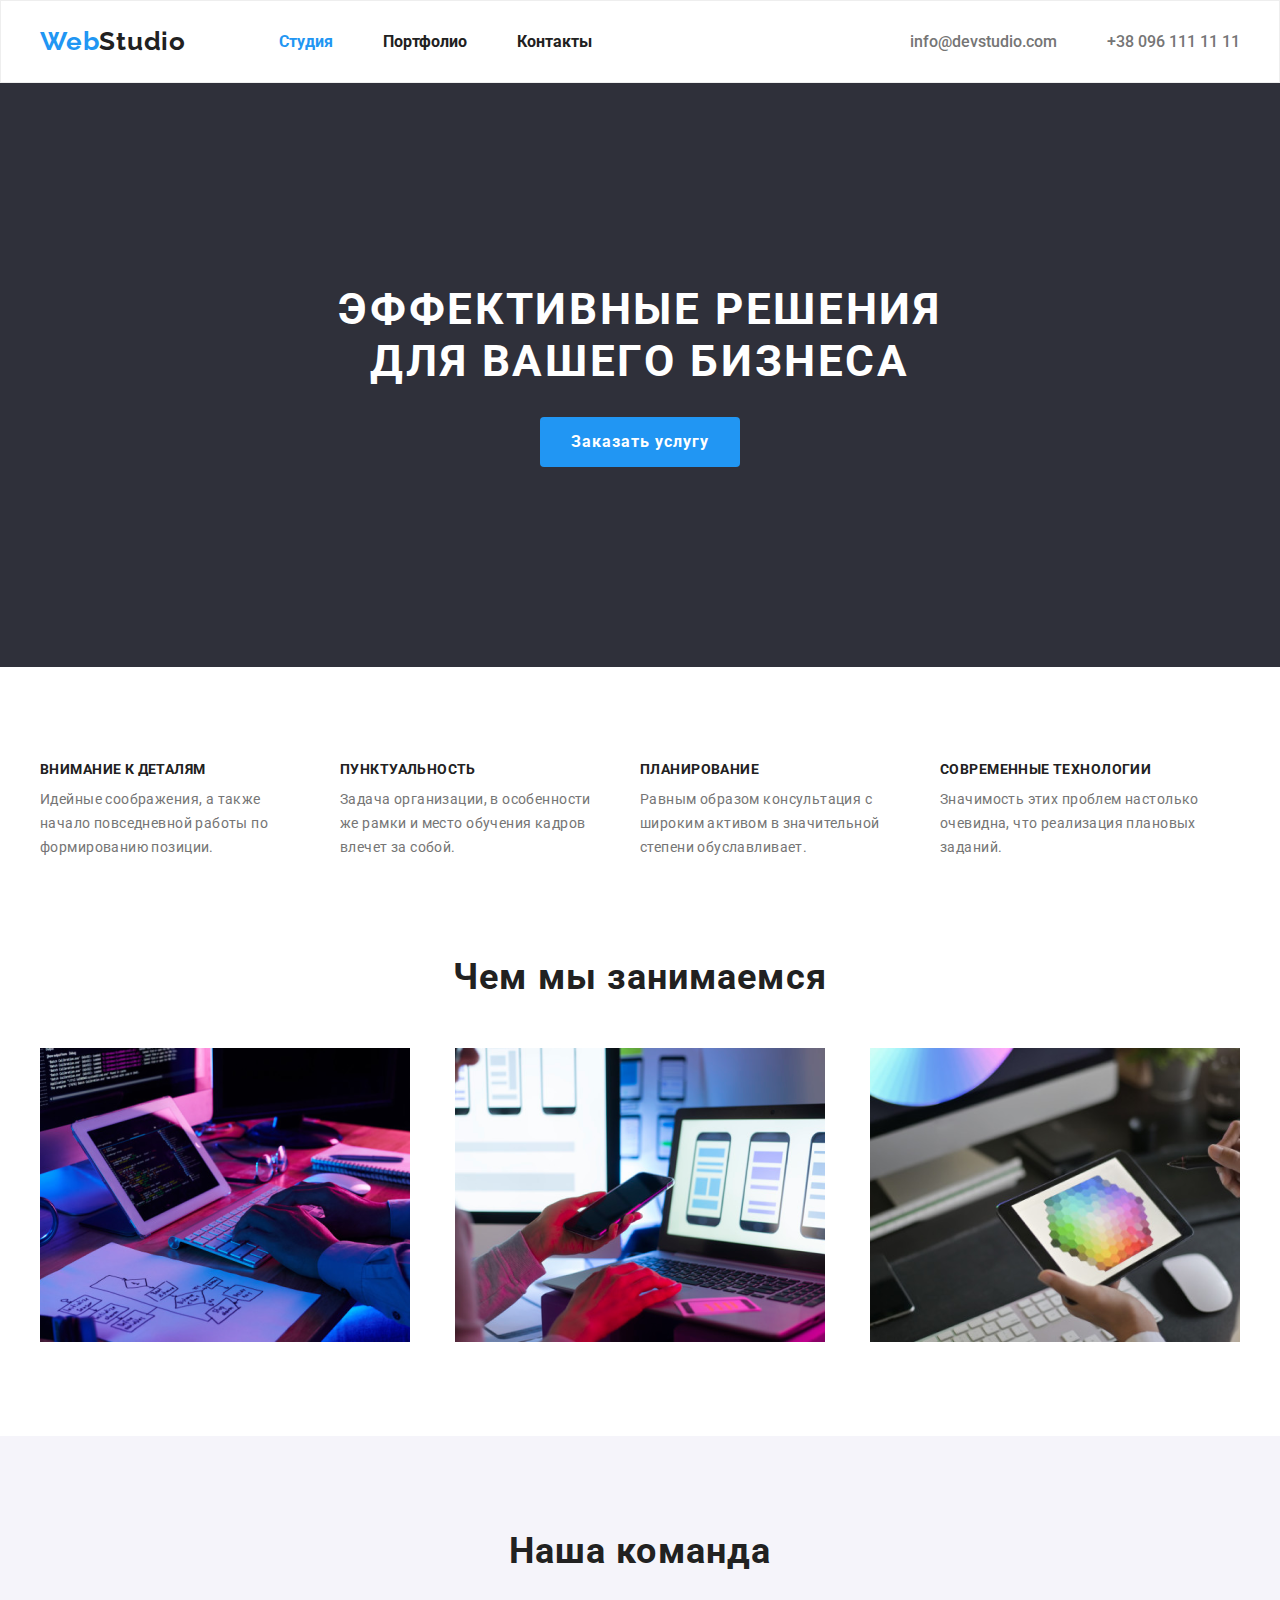
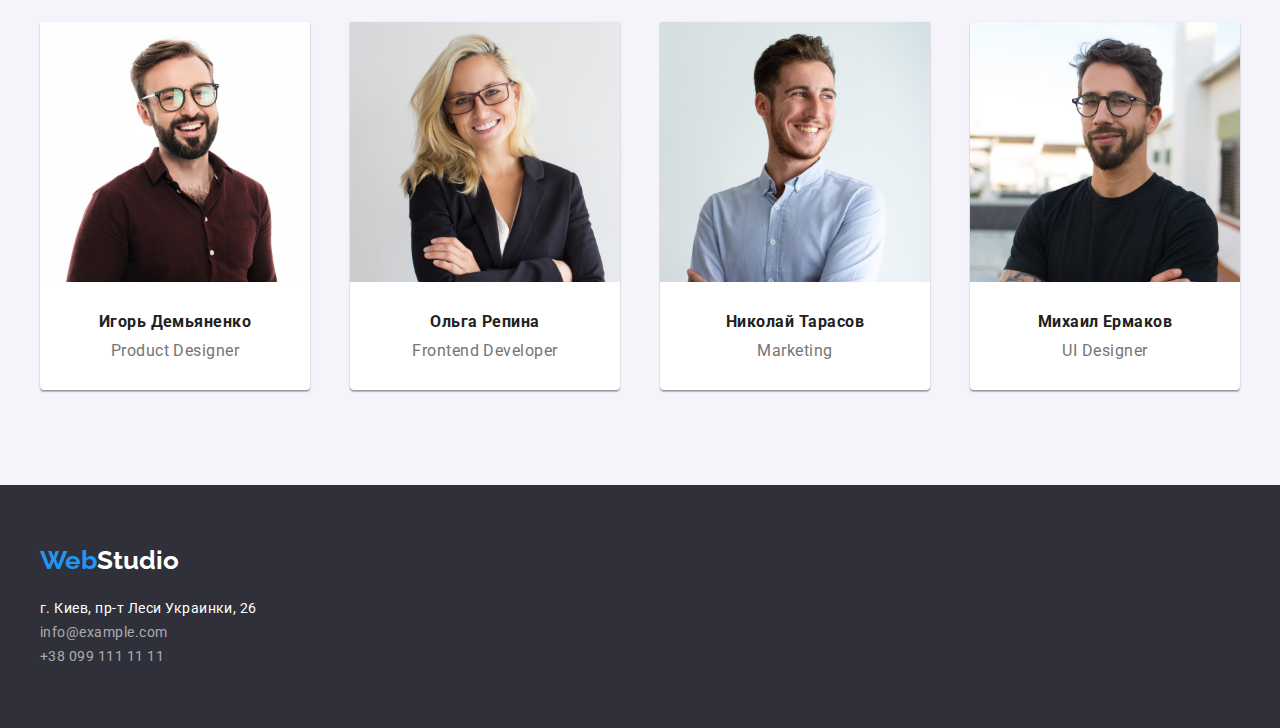
<file: index.html>
<!DOCTYPE html>
<html lang="en">
  <head>
    <meta charset="UTF-8" />
    <meta http-equiv="X-UA-Compatible" content="IE=edge" />
    <meta name="viewport" content="width=h, initial-scale=1.0" />
    <title>Document</title>
    <link rel="preconnect" href="https://fonts.googleapis.com">
    <link rel="preconnect" href="https://fonts.gstatic.com" crossorigin>
    <link href="https://fonts.googleapis.com/css2?family=Raleway:wght@700&family=Roboto:wght@400;500;700;900&display=swap" rel="stylesheet">
    
    <link rel="stylesheet" href="./css/style.css" />
  </head>
  <body>
    <header class="main-header">
      <div class="container container-nav">
        <nav class="header">
          <a href="" class="webstudio raleway black"><span class="blue raleway">Web</span>Studio</a>
          <ul class="ul-nav">
            <li>
              <a class="blue link studio" href="/">Студия<i class="far fa-hand-pointer"></i></a>
            </li>

            <li>
              <a class="link portfolio black" href="./portfolio.html">Портфолио</a>
            </li>

            <li><a class="link contacts black" href="/">Контакты</a></li>
          </ul>
        </nav>
        <ul class="mail-tel">
          <li><a class="link grey mail" href="mailto:info@devstudio.com">info@devstudio.com</a></li>
          <li><a class="tel link grey" href="tel:+380961111111">+38 096 111 11 11</a></li>
        </ul>
      </div>
    </header>

    <main>
      <section class="banner">
        <div class="container">
          <h1 class="banner-text">Эффективные решения для вашего бизнеса</h1>
          <button class="button" type="button">
            <span class="text-button">Заказать услугу</span>
          </button>
        </div>
      </section>

      <section class="main-quality">
        <div class="container">
          <ul class="quality">
            <li class="quality-box">
              <h3 class="quality-name">Внимание к деталям</h3>
              <p class="quality-text">
                Идейные соображения, а также начало повседневной работы по
                формированию позиции.
              </p>
            </li>

            <li class="quality-box">
              <h3 class="quality-name">Пунктуальность</h3>
              <p class="quality-text">
                Задача организации, в особенности же рамки и место обучения кадров
                влечет за собой.
              </p>
            </li>

            <li class="quality-box">
              <h3 class="quality-name">Планирование</h3>
              <p class="quality-text">
                Равным образом консультация с широким активом в значительной
                степени обуславливает.
              </p>
            </li>

            <li class="quality-box">
              <h3 class="quality-name">Современные технологии</h3>
              <p class="quality-text">
                Значимость этих проблем настолько очевидна, что реализация
                плановых заданий.
              </p>
            </li>
          </ul>
        </div>
      </section>

      <section class="doing">
        <div class="container">
          <h2 class="doing-text">Чем мы занимаемся</h2>
          <ul class="doing-pic">
            <li class="doing-img">
              <img src="img/box1.png" alt="img" width="370" />
            </li>

            <li class="doing-img">
              <img src="img/box2.png" alt="img" width="370" />
            </li>
            
            <li class="doing-img">
              <img src="img/box3.png" alt="img" width="370" />
            </li>
          </ul>
        </div>
      </section>

      <section class="team">
        <div class="container">
          <h2 class="our-team">Наша команда</h2>
          <ul class="team-container">
            <li class="box-team">
              <img src="img/img.jpg" alt="img" width="270" />
              <h3 class="name-team">Игорь Демьяненко</h3>
              <p class="profession-team">Product Designer</p>
            </li>

            <li class="box-team">
              <img src="img/img1.jpg" alt="img" width="270" />
              <h3 class="name-team">Ольга Репина</h3>
              <p class="profession-team">Frontend Developer</p>
            </li>

            <li class="box-team">
              <img src="img/img2.jpg" alt="img" width="270" />
              <h3 class="name-team">Николай Тарасов</h3>
              <p class="profession-team">Marketing</p>
            </li>

            <li class="box-team">
              <img src="img/img3.jpg" alt="img" width="270" />
              <h3 class="name-team">Михаил Ермаков</h3>
              <p class="profession-team">UI Designer</p>
            </li>
          </ul>
        </div>
      </section>
    </main>

    <footer class="footer">
      <div class="container">
        <a class="logo raleway" href="/"><span class="blue raleway">Web</span>Studio</a>
        <address class="address">
          <ul class="address-container">
            <li>
              <a class="link location" href="">г. Киев, пр-т Леси Украинки, 26</a>
            </li>
            <li>
              <a class="link address-mail" href="">info@example.com</a>
            </li>
            <li>
              <a class="link address-tel" href="">+38 099 111 11 11</a>
            </li>
          </ul>
        </address>
      </div>
    </footer>
  </body>
</html>
</file>
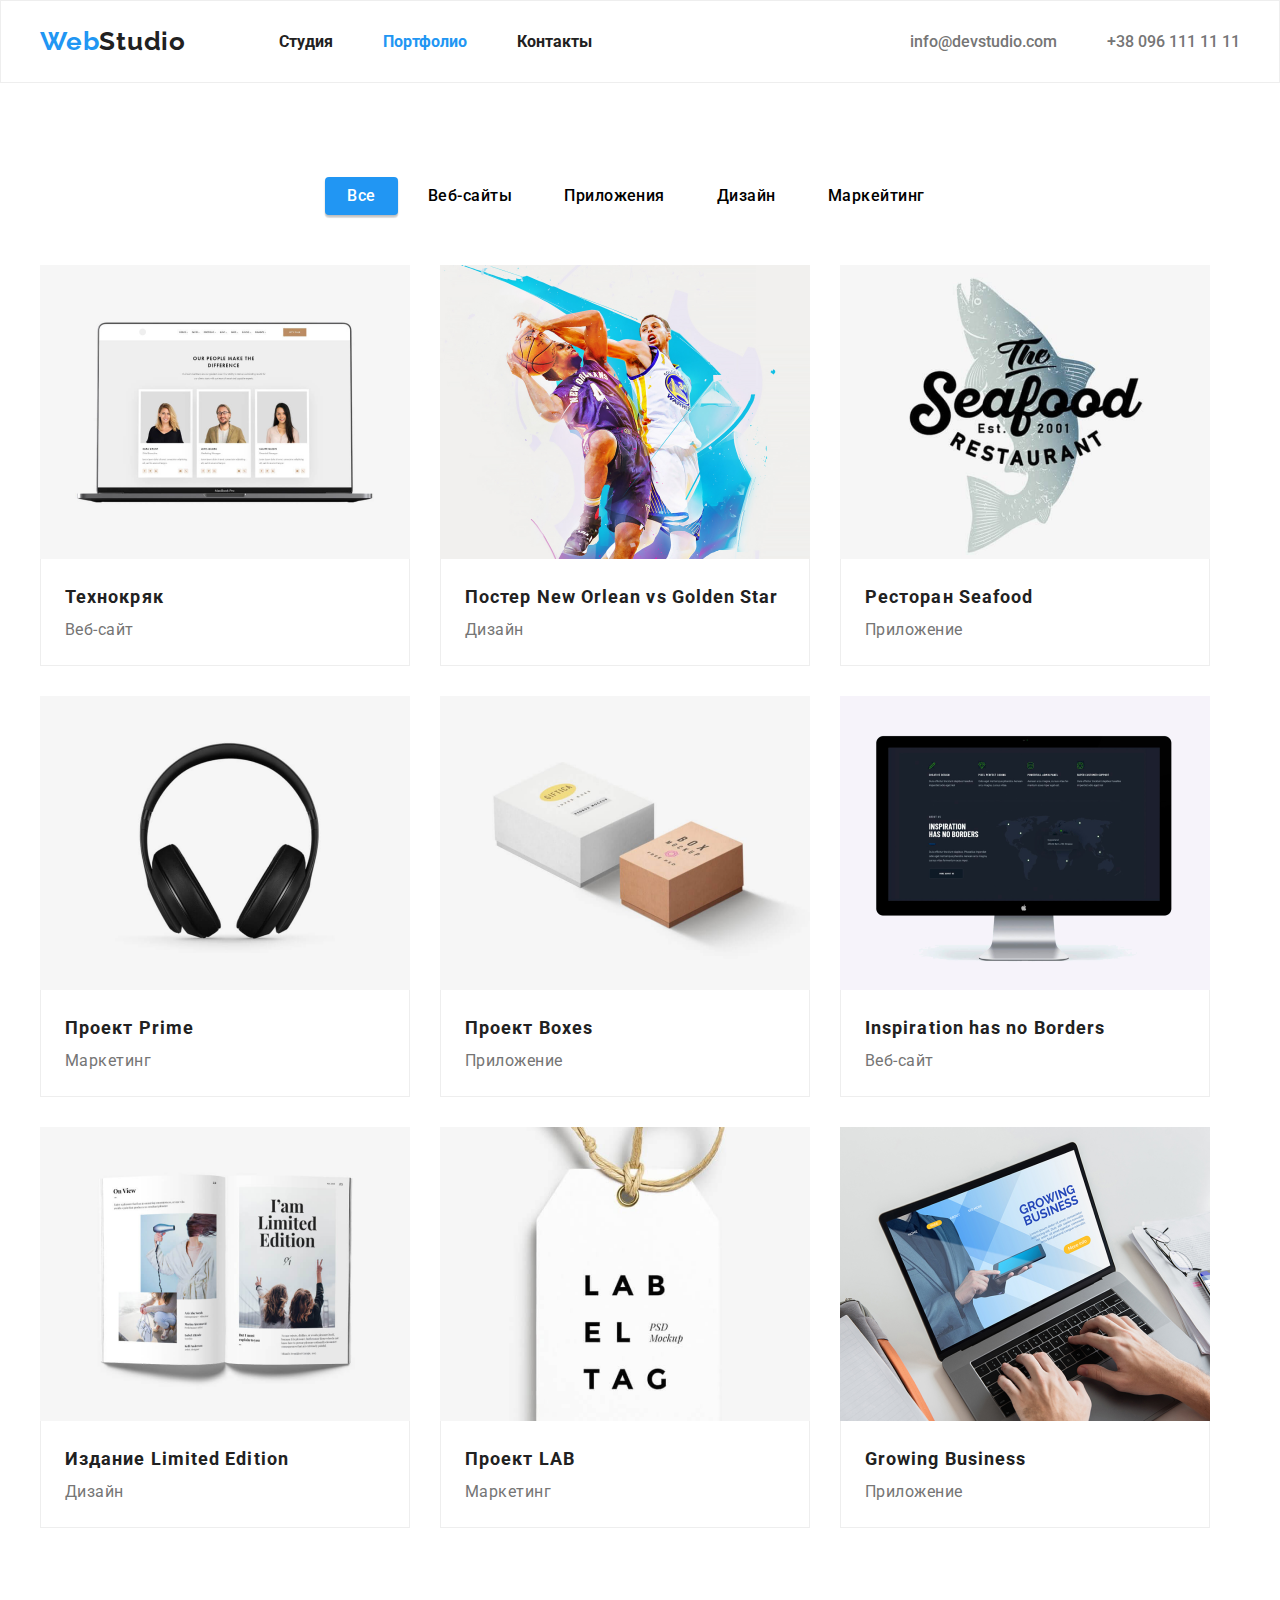
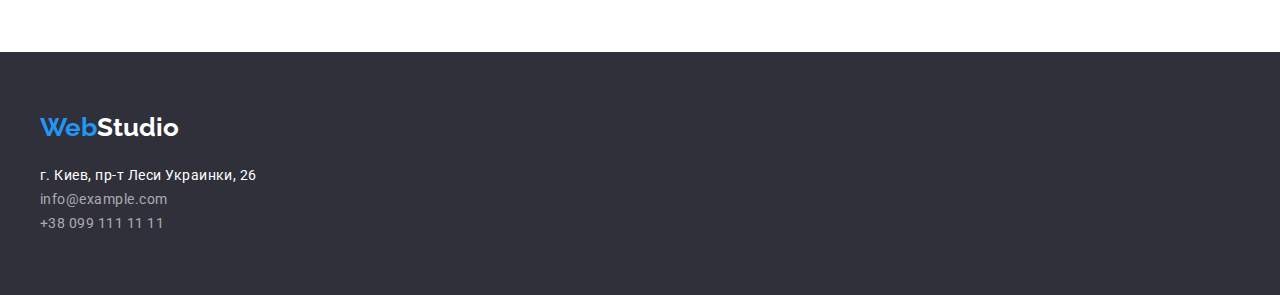
<file: portfolio.html>
<!DOCTYPE html>
<html lang="en">
  <head>
    <meta charset="UTF-8" />
    <meta http-equiv="X-UA-Compatible" content="IE=edge" />
    <meta name="viewport" content="width=h, initial-scale=1.0" />
    <title>Document</title>
    <link rel="preconnect" href="https://fonts.googleapis.com">
    <link rel="preconnect" href="https://fonts.gstatic.com" crossorigin>
    <link href="https://fonts.googleapis.com/css2?family=Raleway:wght@700&family=Roboto:wght@400;500;700;900&display=swap" rel="stylesheet">
    
    <link rel="stylesheet" href="./css/portfolio.css" />
  </head>
  <body>
    <header class="main-header">
      <div class="container container-nav">
        <nav class="header">
          <a href="./index.html" class="webstudio raleway black"><span class="blue raleway">Web</span>Studio</a>

          <ul class="ul-nav">
            <li>
              <a class="black link studio" href="/">Студия<i class="far fa-hand-pointer"></i></a>
            </li>

            <li>
              <a class="link portfolio blue" href="./portfolio.html">Портфолио</a>
            </li>

            <li><a class="link contacts black" href="/">Контакты</a></li>
          </ul>
        </nav>

        <ul class="mail-tel">
          <li><a class="link grey mail" href="mailto:info@devstudio.com">info@devstudio.com</a></li>
          <li><a class="tel link grey" href="tel:+380961111111">+38 096 111 11 11</a></li>
        </ul>
      </div>
    </header>


    <main class="main">
      <div class="container">
        <section>
          <div>
            <ul class="container-button">
                <li><button class="button text-button button-fover-focus" type="button">Все</button></li>
                <li><button class="button text-button" type="button">Веб-сайты</button></li>
                <li><button class="button text-button" type="button">Приложения</button></li>
                <li><button class="button text-button" type="button">Дизайн</button></li>
                <li><button class="button text-button" type="button">Маркейтинг</button></li>
            </ul>

            <ul class="container-project">

              <li class="project">
                <img src="./img/project1.png" alt="project" width="370">
                <div class='text-project-box'>
                  <h3 class='project-name'>Технокряк</h3>
                  <span class='project-text'>Веб-сайт</span>
                </div>
              </li>

              <li class="project">
                  <img src="./img/project2.png" alt="project" width="370">
                <div class='text-project-box'>
                  <h3 class='project-name'>Постер New Orlean vs Golden Star</h3>
                  <span class='project-text'>Дизайн</span>
                </div>
              </li>

              <li class="project">
                <img src="./img/project3.png" alt="project" width="370">
                <div class='text-project-box'>
                  <h3 class='project-name'>Ресторан Seafood</h3>
                  <span class='project-text'>Приложение</span>
                </div>
              </li>

              <li class="project">
                <img src="./img/project4.png" alt="project" width="370">
                <div class='text-project-box'>
                  <h3 class='project-name'>Проект Prime</h3>
                  <span class='project-text'>Маркетинг</span>
                </div>
              </li>

              <li class="project">
                <img src="./img/project5.png" alt="project" width="370">
                <div class='text-project-box'>
                  <h3 class='project-name'>Проект Boxes</h3>
                  <span class='project-text'>Приложение</span>
                </div>
              </li>

              <li class="project">
                <img src="./img/project6.png" alt="project" width="370">
                <div class='text-project-box'>
                  <h3 class='project-name'>Inspiration has no Borders</h3>
                  <span class='project-text'>Веб-сайт</span>
                </div>
              </li>

              <li class="project">
                <img src="./img/project7.png" alt="project" width="370">
                <div class='text-project-box'>
                  <h3 class='project-name'>Издание Limited Edition</h3>
                  <span class='project-text'>Дизайн</span>
                </div>
              </li>

              <li class="project">
                <img src="./img/project8.png" alt="project" width="370">
                <div class='text-project-box'>
                  <h3 class='project-name'>Проект LAB</h3>
                  <span class='project-text'>Маркетинг</span>
                </div>
              </li>

              <li class="project">
                <img src="./img/project9.png" alt="project" width="370">
                <div class='text-project-box'>
                  <h3 class='project-name'>Growing Business</h3>
                  <span class='project-text'>Приложение</span>
                </div>
              </li>

            </ul>
          </div>
        </section>
      </div>
    </main>


    <footer class="footer">
      <div class="container">
        <a class="logo raleway" href="/"><span class="blue raleway">Web</span>Studio</a>
        <address class="address">
          <ul class="address-container">
            <li>
              <a class="link location" href="">г. Киев, пр-т Леси Украинки, 26</a>
            </li>
            <li>
              <a class="link address-mail" href="">info@example.com</a>
            </li>
            <li>
              <a class="link address-tel" href="">+38 099 111 11 11</a>
            </li>
          </ul>
        </address>
      </div>
    </footer>
    </body>
</html>
</file>
<file: css/style.css>
* {
  padding: 0;
  margin: 0;
  font-family: 'Roboto', sans-serif;
  font-family: 'Raleway', ;
}

:root{
  --color-blue: #2196f3;
  --color-white: #fff;
  --color-grey: #757575;
  --color-black: #212121;
}

body {
  box-sizing: border-box;
  margin: 0 auto;
  color: var(--color-black);
}

ul {
  list-style: none;
}

img{
  display: block;
}

.container{
  width: 1200px;
  padding-left: 15px;
  padding-right: 15px;
  margin: 0 auto;
}

.black{
  color: var(--color-black);
}

.blue{
  color: var(--color-blue);
}

.grey{
  color: var(--color-grey);
}

.link {
  text-decoration: none;
  cursor: pointer;
}

.link:hover {
  color: #2196f3;
}

.link:focus {
  color: #2196f3;
}


.link:visited {
  color: none;
}

.header {
  display: flex;
  padding-top: 25px;
  padding-bottom: 25px;
  align-items: center;
}

.main-header {
  background-color: var(--color-white);
  display: flex;
  justify-content: start;
  align-items: center;
  border: 1px solid #EEEEEE;
}

.ul-nav {
  display: flex;
  justify-content: center;
  align-items: center;
}

.webstudio {
  margin: 0 93px 0 0px;
  font-weight: bold;
  font-size: 26px;
  line-height: 31px;
  letter-spacing: 0.03em;
  text-decoration: none;
}

.raleway{
  font-family: 'Raleway';
}

.studio {
  margin-right: 50px;
  font-weight: bold;
}

.portfolio {
  margin-right: 50px;
  font-weight: bold;
}

.contacts{
  font-weight: bold;
}

.mail {
  font-weight: 500;
}

.tel{
  font-weight: 500;
  margin: 0 0 0 50px;
}

.mail-tel{
  display: flex;
  margin-left: auto;
  align-items: center;
}

.container-nav{
  display: flex;

}


/* MAIN */

.banner {
  display: flex;
  justify-content: center;
  background: #2f303a;
  padding-bottom: 200px;
}

.banner-text {
  color: var(--color-white);
  font-size: 44px;
  text-transform: uppercase;
  text-align: center;
  letter-spacing: 0.06em;
  max-width: 696px;
  padding-bottom: 30px;
  margin: 0 auto;
  padding-top: 200px;
}

.button {
  background-color: var(--color-blue);
  min-width: 200px;
  min-height: 50px;
  border: none;
  border-radius: 4px;
  cursor: pointer;
  display: block;
  margin: 0 auto;

  
}

.text-button {
  color: var(--color-white);
  font-weight: bold;
  font-size: 16px;
  line-height: 30px;
  letter-spacing: 0.06em;
}

/* quality*/

.quality {
  display: flex;
  justify-content: center;
  align-items: center;
  flex-direction: row;
  margin: 94px 215px 94px 215px;
}

.quality-name {
  text-transform: uppercase;
  margin-bottom: 10px;
  font-size: 14px;
  letter-spacing: 0.03em;
  font-weight: bold;
  color: var(--color-black);
  
}

.quality-text {
  color: var(--color-grey);
  font-size: 14px;
  line-height: 24px;
  letter-spacing: 0.03em;
  width: 270px;
  height: 75px;
  left: 215px;
  top: 800px;
}

.quality-box {
  margin-right: 30px;
}

.doing {
  display: flex;
  justify-content: center;
  align-items: center;
  flex-direction: column;
  margin-bottom: 94px;
}

.doing-pic {
  display: flex;
  justify-content: space-between;
  align-items: center;
}

.doing-text {
  color: var(--color-black);
  font-weight: bold;
  font-size: 36px;
  line-height: 42px;
  text-align: center;
  letter-spacing: 0.03em;
  margin-bottom: 50px;
}

.doing-img {

}

.team {
  background-color: #f5f4fa;
  border-radius: 0px;
  padding-bottom: 95px;
}

.our-team {
  font-weight: 700;
  font-size: 36px;
  line-height: 42px;
  text-align: center;
  letter-spacing: 0.03em;
  color: var(--color-black);
  padding-top: 94px;
  margin-bottom: 50px;
}

.team-container {
  display: flex;
  justify-content: space-between;
}

.box-team {
  height: 368px;
  width: 270px;
  left: 215px;
  top: 1635px;
  background-color: var(--color-white);
  box-shadow: 0px 1px 3px rgba(0, 0, 0, 0.12), 0px 1px 1px rgba(0, 0, 0, 0.14),
    0px 2px 1px rgba(0, 0, 0, 0.2);
  border-radius: 0px 0px 4px 4px;
}

.name-team {
  color: var(--color-black);
  font-size: 16px;
  font-weight: bold;
  line-height: 19px;
  letter-spacing: 0.03em;
  text-align: center;
  padding: 30px 0 10px 0;
}

.profession-team {
  font-weight: normal;
  font-size: 16px;
  line-height: 19px;
  text-align: center;
  letter-spacing: 0.03em;
  color: var(--color-grey);
}

.footer {
  background-color: #2f303a;
  display: flex;
  justify-content: center;
  align-items: flex-start;
  flex-direction: column;
  padding-top: 60px;
  padding-bottom: 60px;
}

.address {
  margin: 20px 0 0 0;
  font-style: normal;
  font-weight: 400;
  letter-spacing: 0.03em;
}

.logo {
  margin: 60px 0 0 0px;
}

.logo {
  color: var(--color-white);
  font-weight: bold;
  font-size: 26px;
  line-height: 31px;
  text-decoration: none;
}

.location {
  font-size: 14px;
  line-height: 24px;
  color: var(--color-white);
}

.address-mail {
  font-size: 14px;
  line-height: 24px;
  color: rgba(255, 255, 255, 0.6);
}

.address-tel {
  font-size: 14px;
  line-height: 24px;
  color: rgba(255, 255, 255, 0.6);
}
</file>
<file: css/portfolio.css>
* {
  padding: 0;
  margin: 0;
  font-family: 'Roboto', sans-serif;
  font-family: 'Raleway', ;
}

:root{
  --color-blue: #2196f3;
  --color-white: #fff;
  --color-grey: #757575;
  --color-black: #212121;
}

body {
  box-sizing: border-box;
  margin: 0 auto;
  color: var(--color-black);
}

ul {
  list-style: none;
}

img{
  display: block;
}

.container{
  width: 1200px;
  padding-left: 15px;
  padding-right: 15px;
  margin: 0 auto;
}

.black{
  color: var(--color-black);
}

.blue{
  color: var(--color-blue);
}

.grey{
  color: var(--color-grey);
}

.link {
  text-decoration: none;
  cursor: pointer;
}

.link:hover {
  color: #2196f3;
}

.link:focus {
  color: #2196f3;
}


.link:visited {
  color: none;
}

.header {
  display: flex;
  padding-top: 25px;
  padding-bottom: 25px;
  align-items: center;
}

.main-header {
  background-color: var(--color-white);
  display: flex;
  justify-content: start;
  align-items: center;
  border: 1px solid #EEEEEE;
}

.ul-nav {
  display: flex;
  justify-content: center;
  align-items: center;
}

.webstudio {
  margin: 0 93px 0 0px;
  font-weight: bold;
  font-size: 26px;
  line-height: 31px;
  letter-spacing: 0.03em;
  text-decoration: none;
}

.raleway{
  font-family: 'Raleway';
}

.studio {
  margin-right: 50px;
  font-weight: bold;
}

.portfolio {
  margin-right: 50px;
  font-weight: bold;
}

.contacts{
  font-weight: bold;
}

.mail {
  font-weight: 500;
}

.tel{
  font-weight: 500;
  margin: 0 0 0 50px;
}

.mail-tel{
  display: flex;
  margin-left: auto;
  align-items: center;
}

.container-nav{
  display: flex;

}

/* MAIN */

.container-button{
  display: flex;
  justify-content: center;
  align-items: center;
  flex-direction: row;
  margin-bottom: 50px;
}

.main{
  margin: 94px 0 94px 0;
}

.text-button{
  letter-spacing: 0.03em;
  font-weight: 500;
  font-size: 16px;
  line-height: 26px;
}

.button{
  padding: 6px 22px;
  background-color: var(--color-grey-light);
  border-radius: 4px;
  border: none;
  margin-right: 8px;
  cursor: pointer;
}



.button-fover-focus{
  background-color: var(--color-blue);
  color: var(--color-white);
  box-shadow: 0px 3px 1px rgba(0, 0, 0, 0.1), 0px 1px 2px rgba(0, 0, 0, 0.08), 0px 2px 2px rgba(0, 0, 0, 0.12);
}

.button:hover{
  background-color: var(--color-blue);
  color: var(--color-white);
  box-shadow: 0px 3px 1px rgba(0, 0, 0, 0.1), 0px 1px 2px rgba(0, 0, 0, 0.08), 0px 2px 2px rgba(0, 0, 0, 0.12);
}

.button:focus{
  background-color: var(--color-blue);
  color: var(--color-white);
  box-shadow: 0px 3px 1px rgba(0, 0, 0, 0.1), 0px 1px 2px rgba(0, 0, 0, 0.08), 0px 2px 2px rgba(0, 0, 0, 0.12);
}

.container-project{
  display: flex;
  flex-direction: row;
  align-items: center;
  flex-wrap: wrap;
  margin-left: -30px;
}

.project{
  margin-bottom: 30px;
  box-sizing: border-box;
  margin-left: 30px;
}

.project-name{
  letter-spacing: 0.06em;
  font-weight: bold;
  font-size: 18px;
  line-height: 36px;
  color: var(--color-black);
}

.project-text{
  letter-spacing: 0.03em;
  color: var(--color-grey);
  font-weight: normal;
  font-size: 16px;
  line-height: 30px;
}

.text-project-box{
  padding: 20px 24px 20px 24px;
  border: 1px solid #EEEEEE;
  border-top: none;
}



/* Footer */

.footer {
  background-color: #2f303a;
  display: flex;
  justify-content: center;
  align-items: flex-start;
  flex-direction: column;
  padding-top: 60px;
  padding-bottom: 60px;
}

.address {
  margin: 20px 0 0 0;
  font-style: normal;
  font-weight: 400;
  letter-spacing: 0.03em;
}

.logo {
  margin: 60px 0 0 0px;
}

.logo {
  color: var(--color-white);
  font-weight: bold;
  font-size: 26px;
  line-height: 31px;
  text-decoration: none;
}

.location {
  font-size: 14px;
  line-height: 24px;
  color: var(--color-white);
}

.address-mail {
  font-size: 14px;
  line-height: 24px;
  color: rgba(255, 255, 255, 0.6);
}

.address-tel {
  font-size: 14px;
  line-height: 24px;
  color: rgba(255, 255, 255, 0.6);
}
</file>
